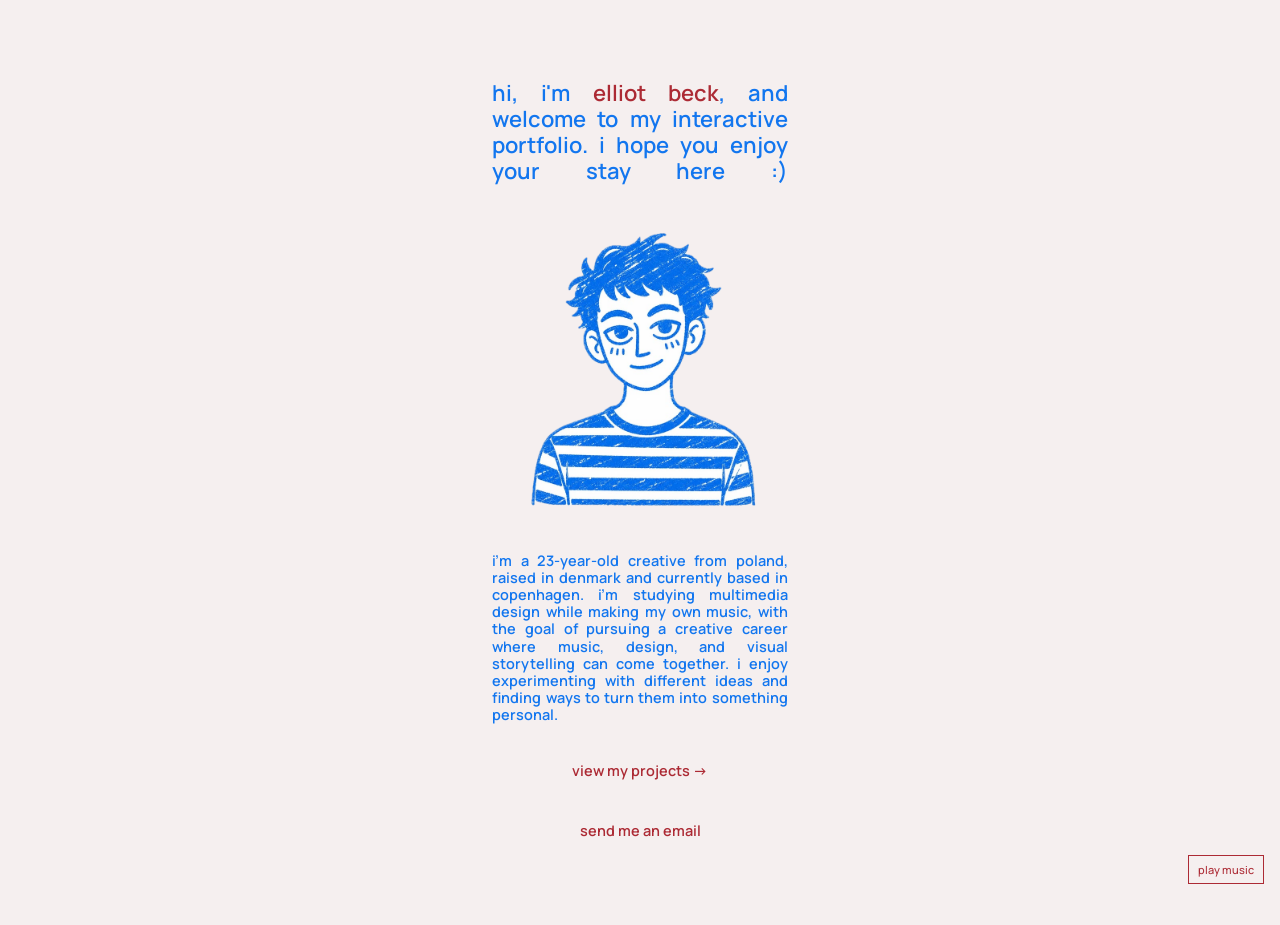
<file: index.html>
<!doctype html>
<html lang="en">
<head>
  <meta charset="utf-8">
  <meta name="viewport" content="width=device-width, initial-scale=1">
  <title>Elliot Beck · Portfolio</title>
  <meta name="description" content="Portfolio of Elliot Beck, multimedia design student based in Copenhagen. Branding, web, visual storytelling and music.">
  <link rel="icon" type="image/png" href="images/elliot-doodle.png">
  <link rel="preconnect" href="https://fonts.googleapis.com">
  <link rel="preconnect" href="https://fonts.gstatic.com" crossorigin>
  <link href="https://fonts.googleapis.com/css2?family=Manrope:wght@500;600&display=swap" rel="stylesheet">
  <link rel="stylesheet" href="css/style.css">
</head>
<body>
  <main class="page">

    <h1 class="title spread">
      hi, i'm <span class="red">elliot beck</span>, and welcome to my interactive portfolio. i hope you enjoy your stay here :)
    </h1>

    <figure class="slot square doodle" data-label="doodle of elliot">
      <img src="images/elliot-doodle.png" alt="A hand-drawn doodle of Elliot Beck"
           onload="this.parentNode.classList.add('loaded')" onerror="this.remove()">
    </figure>

    <div class="prose spread intro">
      <p>
        i’m a 23-year-old creative from poland, raised in denmark and currently 
        based in copenhagen. i’m studying multimedia design while making my own music, 
        with the goal of pursuing a creative career where music, design, and visual 
        storytelling can come together. i enjoy experimenting with different ideas 
        and finding ways to turn them into something personal.
      </p>
    </div>

    <button class="cta" type="button" data-open-menu>view my projects <span class="arrow">→</span></button>

    <a class="cta" href="mailto:contactelliotbeck@gmail.com">send me an email</a>

  </main>
  <script src="js/main.js"></script>
</body>
</html>
</file>
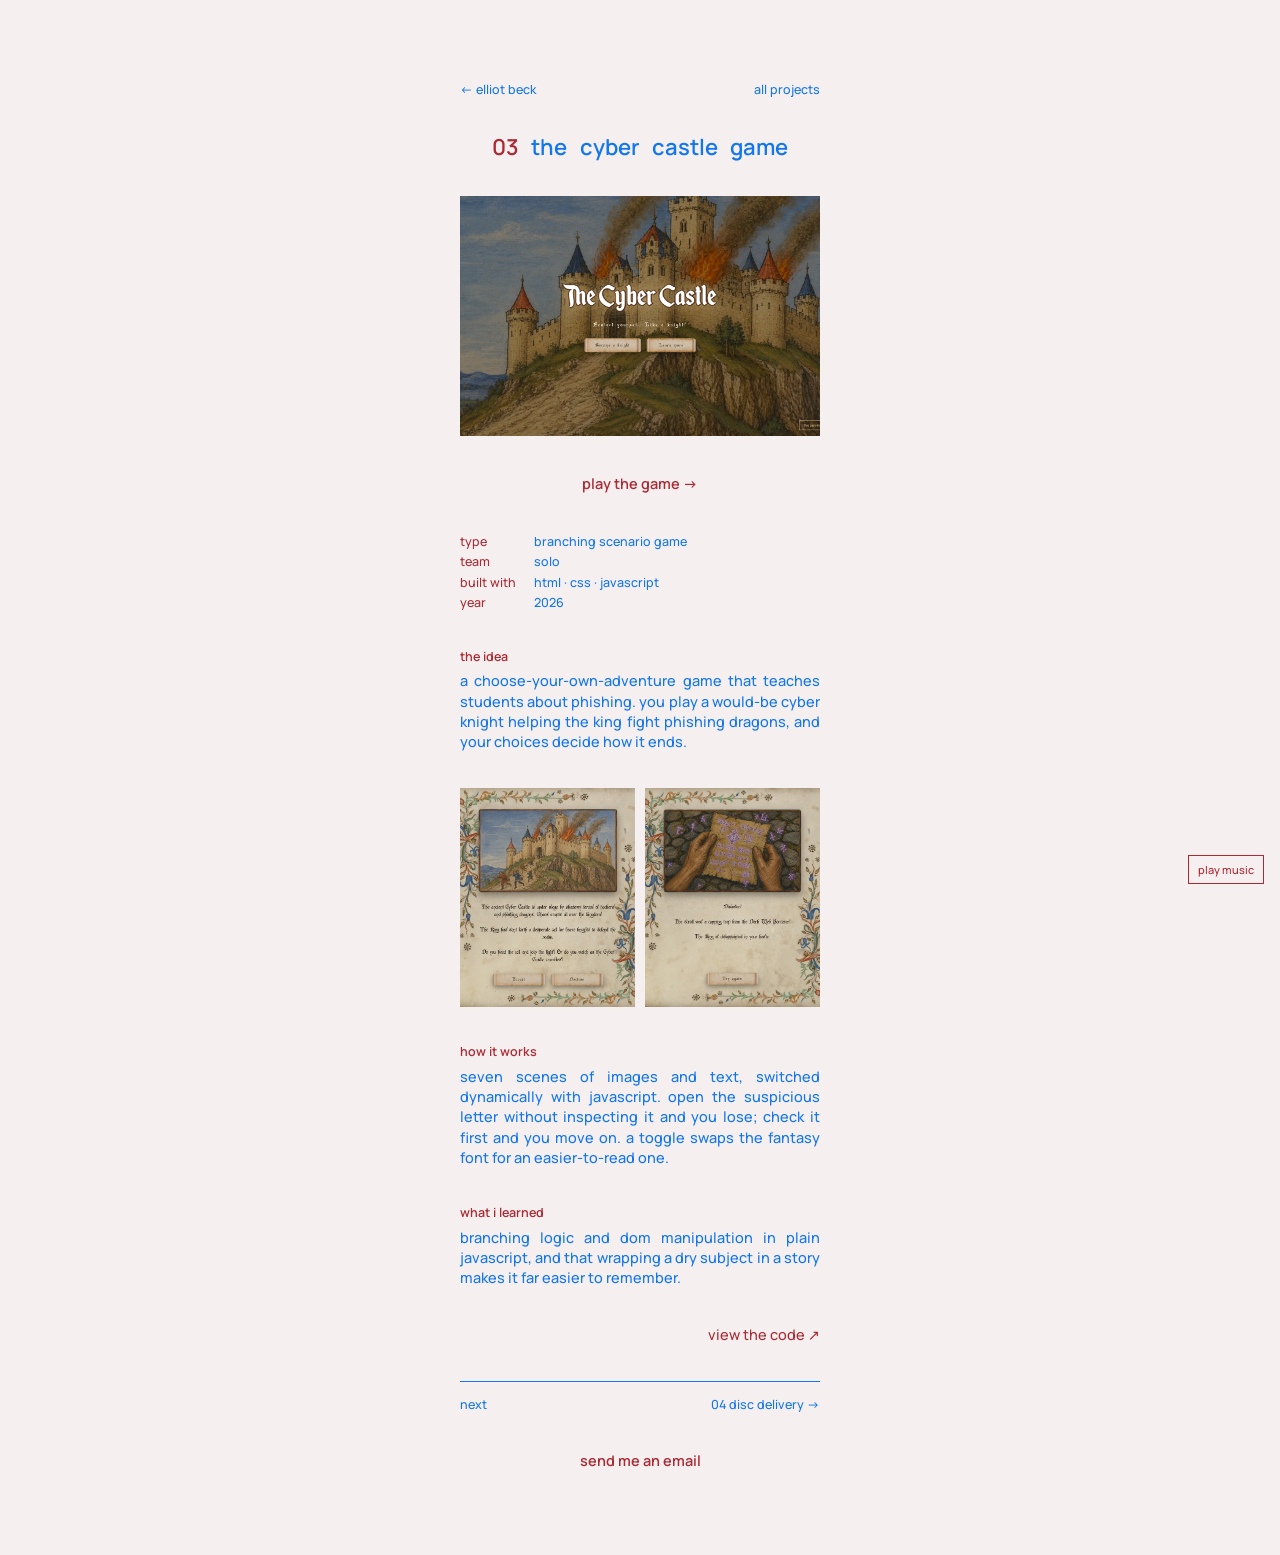
<file: cyber-castle.html>
<!doctype html>
<html lang="en">
<head>
  <meta charset="utf-8">
  <meta name="viewport" content="width=device-width, initial-scale=1">
  <title>The Cyber Castle · Elliot Beck</title>
  <meta name="description" content="The Cyber Castle, a branching JavaScript game that teaches students about phishing.">
  <link rel="icon" type="image/png" href="images/elliot-doodle.png">
  <link rel="preconnect" href="https://fonts.googleapis.com">
  <link rel="preconnect" href="https://fonts.gstatic.com" crossorigin>
  <link href="https://fonts.googleapis.com/css2?family=Manrope:wght@500;600&display=swap" rel="stylesheet">
  <link rel="stylesheet" href="css/style.css">
</head>
<body>
  <main class="page">

    <nav class="topbar">
      <a href="index.html">← elliot beck</a>
      <button type="button" data-open-menu>all projects</button>
    </nav>

    <h1 class="title spread"><span class="red">03</span> the cyber castle game</h1>

    <figure class="slot " data-label="game start screen">
      <img src="images/cybercastle-1.jpg" alt="game start screen"
           onload="this.parentNode.classList.add('loaded')" onerror="this.remove()">
    </figure>
     <div class="links">
      <a class="cta" href="cyber%20castle/index.html">play the game <span class="arrow">→</span></a>
    </div>

    <dl class="facts">
      <dt>type</dt><dd>branching scenario game</dd>
      <dt>team</dt><dd>solo</dd>
      <dt>built with</dt><dd>html · css · javascript</dd>
      <dt>year</dt><dd>2026</dd>
    </dl>

    <section class="section prose">
      <h2>the idea</h2>
      <p>a choose-your-own-adventure game that teaches students about phishing. you play a would-be cyber knight helping the king fight phishing dragons, and your choices decide how it ends.</p>
    </section>

    <div class="slot-pair">
      <figure class="slot tall" data-label="scene with choices">
      <img src="images/cybercastle-2.jpg" alt="a scene with choices"
           onload="this.parentNode.classList.add('loaded')" onerror="this.remove()">
    </figure>
      <figure class="slot tall" data-label="bad ending">
      <img src="images/cybercastle-3.jpg" alt="bad ending of the game"
           onload="this.parentNode.classList.add('loaded')" onerror="this.remove()">
    </figure>
    </div>

    <section class="section prose">
      <h2>how it works</h2>
      <p>seven scenes of images and text, switched dynamically with javascript. open the suspicious letter without inspecting it and you lose; check it first and you move on. a toggle swaps the fantasy font for an easier-to-read one.</p>
    </section>
    <section class="section prose">
      <h2>what i learned</h2>
      <p>branching logic and dom manipulation in plain javascript, and that wrapping a dry subject in a story makes it far easier to remember.</p>
    </section>

   <div class="links">
      <a class="u" href="https://github.com/luckynewleaf/cybercastle" target="_blank" rel="noopener">view the code ↗</a>
    </div>

    <nav class="next">
      <span>next</span>
      <a href="disc-delivery.html">04 disc delivery →</a>
    </nav>

    <a class="cta" href="mailto:contactelliotbeck@gmail.com">send me an email</a>

  </main>
  <script src="js/main.js"></script>
</body>
</html>
</file>
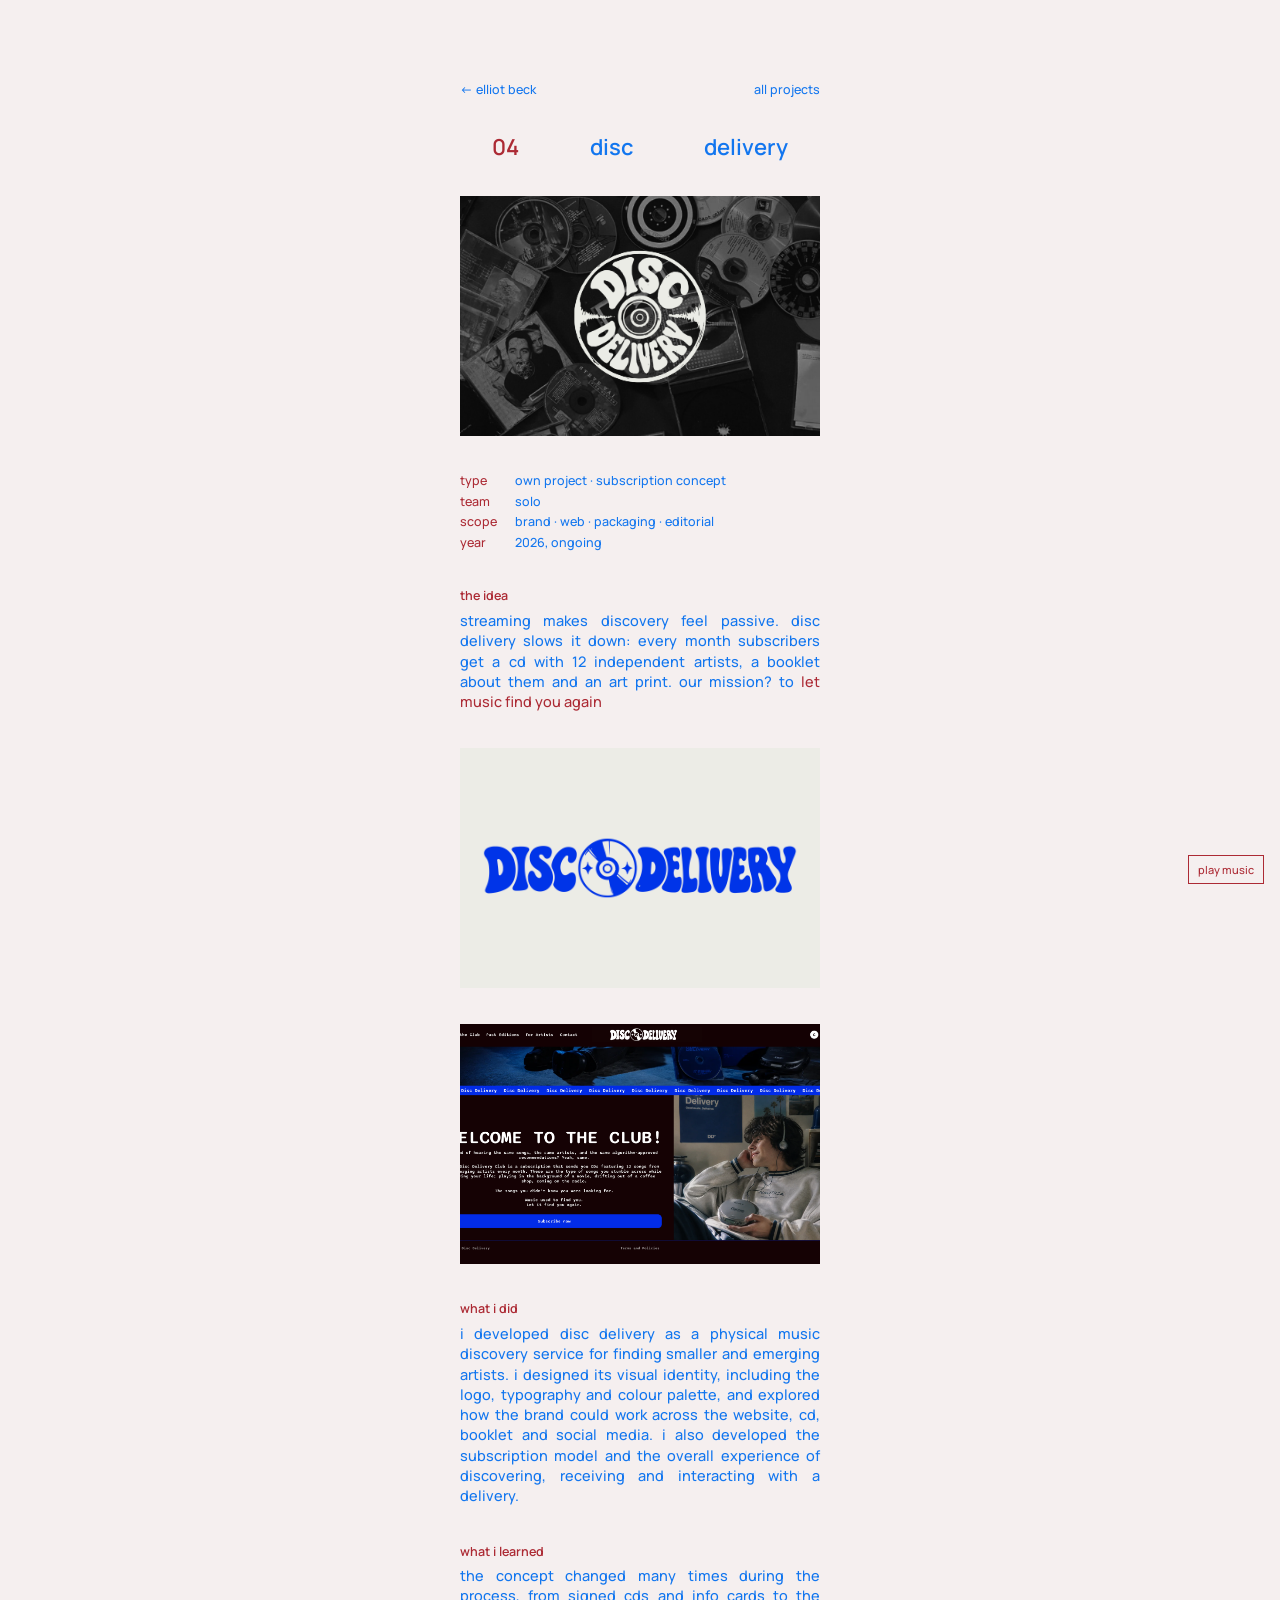
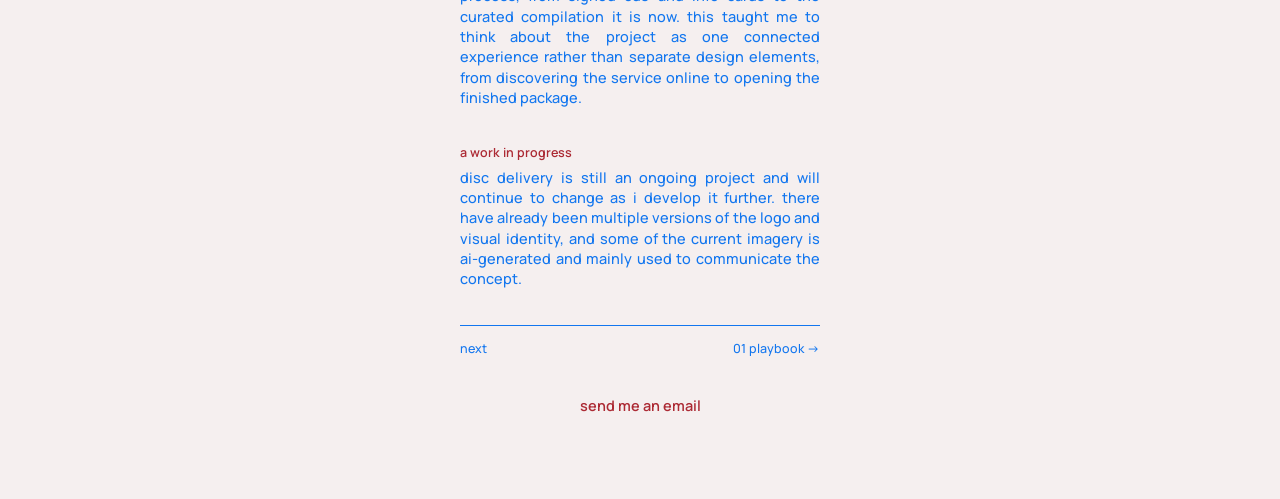
<file: disc-delivery.html>
<!doctype html>
<html lang="en">
<head>
  <meta charset="utf-8">
  <meta name="viewport" content="width=device-width, initial-scale=1">
  <title>Disc Delivery · Elliot Beck</title>
  <meta name="description" content="Disc Delivery, a monthly music discovery subscription on CD. Elliot Beck's own project.">
  <link rel="icon" type="image/png" href="images/elliot-doodle.png">
  <link rel="preconnect" href="https://fonts.googleapis.com">
  <link rel="preconnect" href="https://fonts.gstatic.com" crossorigin>
  <link href="https://fonts.googleapis.com/css2?family=Manrope:wght@500;600&display=swap" rel="stylesheet">
  <link rel="stylesheet" href="css/style.css">
</head>
<body>
  <main class="page">

    <nav class="topbar">
      <a href="index.html">← elliot beck</a>
      <button type="button" data-open-menu>all projects</button>
    </nav>

    <h1 class="title spread"><span class="red">04</span> disc delivery</h1>

    <figure class="slot " data-label="the box, cd and booklet (images/discdelivery-1.jpg)">
      <img src="images/discdelivery-2.png" alt="the box, cd and booklet"
           onload="this.parentNode.classList.add('loaded')" onerror="this.remove()">
    </figure>

    <dl class="facts">
      <dt>type</dt><dd>own project · subscription concept</dd>
      <dt>team</dt><dd>solo</dd>
      <dt>scope</dt><dd>brand · web · packaging · editorial</dd>
      <dt>year</dt><dd>2026, ongoing</dd>
    </dl>

    <section class="section prose">
      <h2>the idea</h2>
      <p>streaming makes discovery feel passive. disc delivery slows it down: every month subscribers get a cd with 12 independent artists, a booklet about them and an art print. our mission? to <span class="red">let music find you again</span></p>
    </section>

   <figure class="slot " data-label="the watermark">
      <img src="images/discdelivery-1.png" alt="the watermark of the disc delivery logo"
           onload="this.parentNode.classList.add('loaded')" onerror="this.remove()">
    </figure>

    <figure class="slot " data-label="website of disc delivery">
      <img src="images/discdelivery-3.png" alt="the disc delivery website"
           onload="this.parentNode.classList.add('loaded')" onerror="this.remove()">
    </figure>



    <section class="section prose">
      <h2>what i did</h2>
      <p>i developed disc delivery as a physical music discovery service for finding smaller and emerging artists. i designed its visual identity, including the logo, typography and colour palette, and explored how the brand could work across the website, cd, booklet and social media. i also developed the subscription model and the overall experience of discovering, receiving and interacting with a delivery.</p>
    </section>
    <section class="section prose">
      <h2>what i learned</h2>
      <p>the concept changed many times during the process, from signed cds and info cards to the curated compilation it is now. this taught me to think about the project as one connected experience rather than separate design elements, from discovering the service online to opening the finished package.</p>
    </section>
    <section class="section prose">
      <h2>a work in progress</h2>
      <p>disc delivery is still an ongoing project and will continue to change as i develop it further. there have already been multiple versions of the logo and visual identity, and some of the current imagery is ai-generated and mainly used to communicate the concept.</p>
    </section>


    <nav class="next">
      <span>next</span>
      <a href="playbook.html">01 playbook →</a>
    </nav>

    <a class="cta" href="mailto:contactelliotbeck@gmail.com">send me an email</a>

  </main>
  <script src="js/main.js"></script>
</body>
</html>
</file>
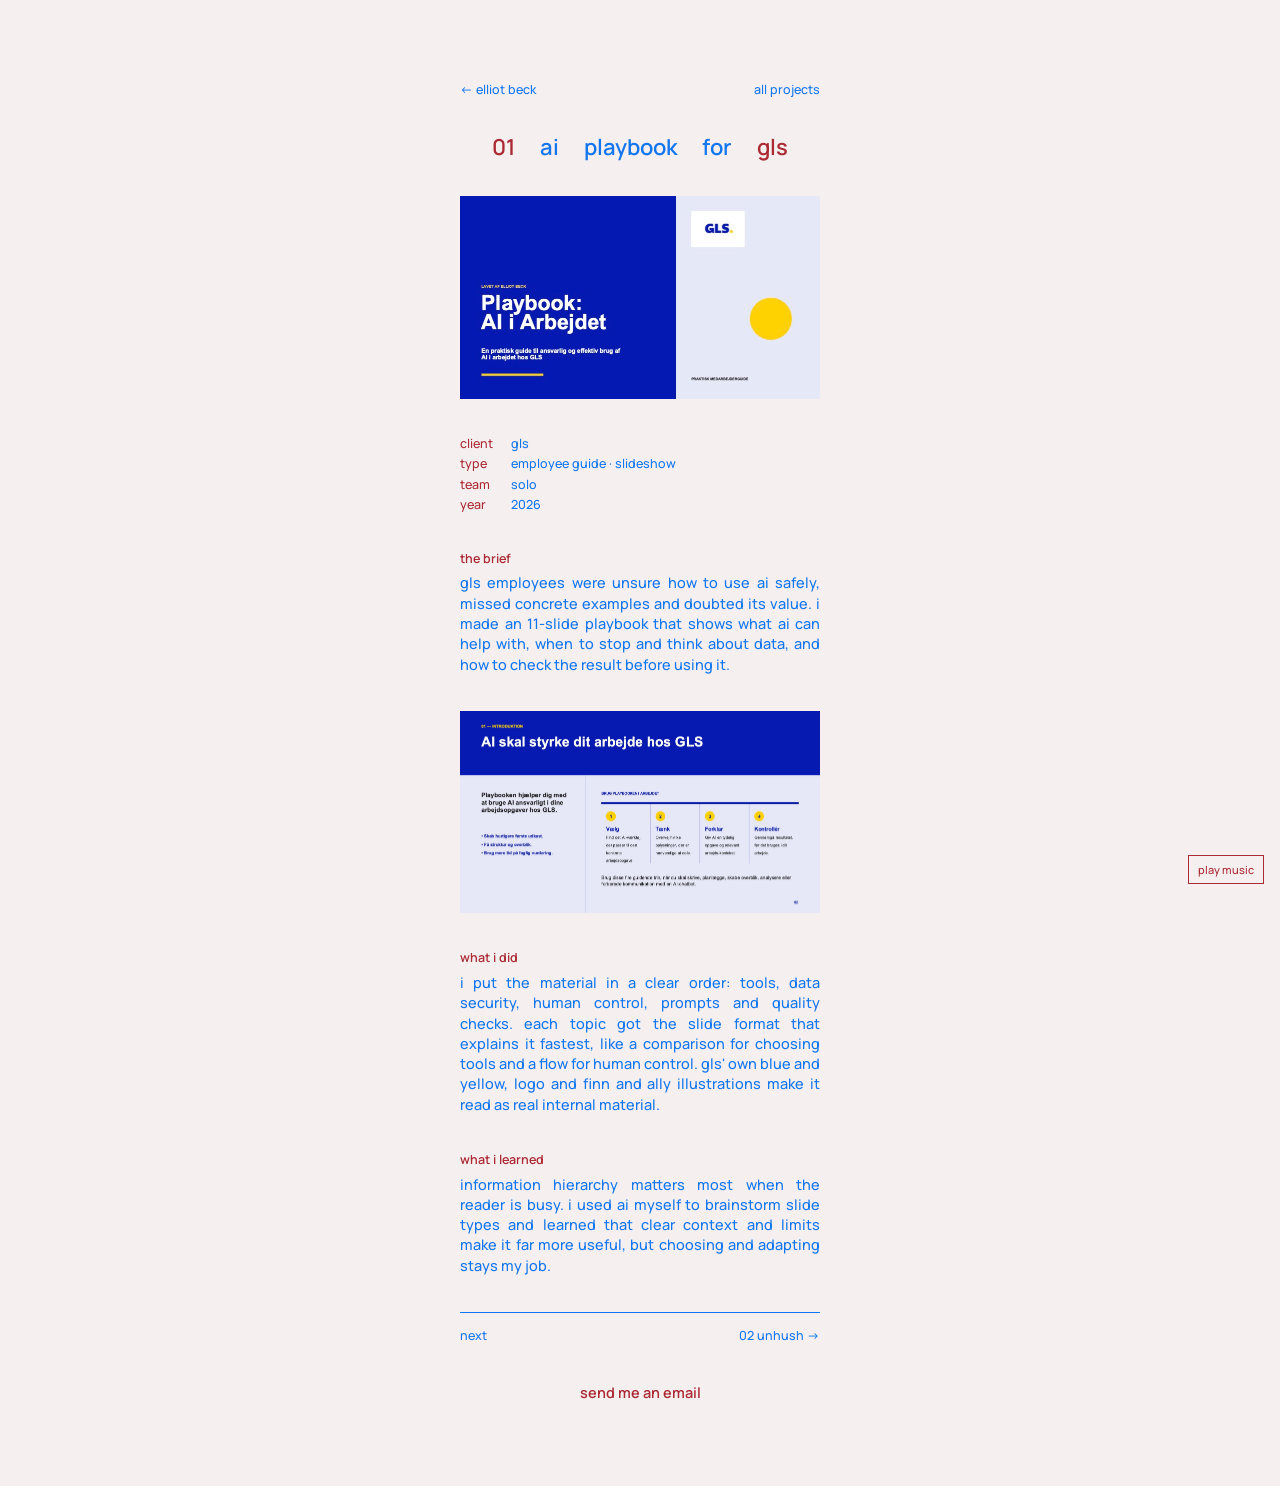
<file: playbook.html>
<!doctype html>
<html lang="en">
<head>
  <meta charset="utf-8">
  <meta name="viewport" content="width=device-width, initial-scale=1">
  <title>Playbook: AI at work · Elliot Beck</title>
  <meta name="description" content="An AI playbook for GLS employees, designed by Elliot Beck.">
  <link rel="icon" type="image/png" href="images/elliot-doodle.png">
  <link rel="preconnect" href="https://fonts.googleapis.com">
  <link rel="preconnect" href="https://fonts.gstatic.com" crossorigin>
  <link href="https://fonts.googleapis.com/css2?family=Manrope:wght@500;600&display=swap" rel="stylesheet">
  <link rel="stylesheet" href="css/style.css">
</head>
<body>
  <main class="page">

    <nav class="topbar">
      <a href="index.html">← elliot beck</a>
      <button type="button" data-open-menu>all projects</button>
    </nav>

    <h1 class="title spread"><span class="red">01</span> ai playbook for <span class="red">gls</span></h1>

    <figure class="slot playbook-slide" data-label="playbook cover slide">
      <img src="images/playbook-1.jpg" alt="playbook cover slide"
           onload="this.parentNode.classList.add('loaded')" onerror="this.remove()">
    </figure>

    <dl class="facts">
      <dt>client</dt><dd>gls</dd>
      <dt>type</dt><dd>employee guide · slideshow</dd>
      <dt>team</dt><dd>solo</dd>
      <dt>year</dt><dd>2026</dd>
    </dl>

    <section class="section prose">
      <h2>the brief</h2>
      <p>gls employees were unsure how to use ai safely, missed concrete examples and doubted its value. i made an 11-slide playbook that shows what ai can help with, when to stop and think about data, and how to check the result before using it.</p>
    </section>

    <figure class="slot playbook-slide" data-label="playbook slide">
      <img src="images/playbook-2.jpg" alt="playbook slide explaining four steps for using AI at work"
           onload="this.parentNode.classList.add('loaded')" onerror="this.remove()">
    </figure>

    <section class="section prose">
      <h2>what i did</h2>
      <p>i put the material in a clear order: tools, data security, human control, prompts and quality checks. each topic got the slide format that explains it fastest, like a comparison for choosing tools and a flow for human control. gls' own blue and yellow, logo and finn and ally illustrations make it read as real internal material.</p>
    </section>
    <section class="section prose">
      <h2>what i learned</h2>
      <p>information hierarchy matters most when the reader is busy. i used ai myself to brainstorm slide types and learned that clear context and limits make it far more useful, but choosing and adapting stays my job.</p>
    </section>


    <nav class="next">
      <span>next</span>
      <a href="unhush.html">02 unhush →</a>
    </nav>

    <a class="cta" href="mailto:contactelliotbeck@gmail.com">send me an email</a>
  </main>
  <script src="js/main.js"></script>
</body>
</html>
</file>
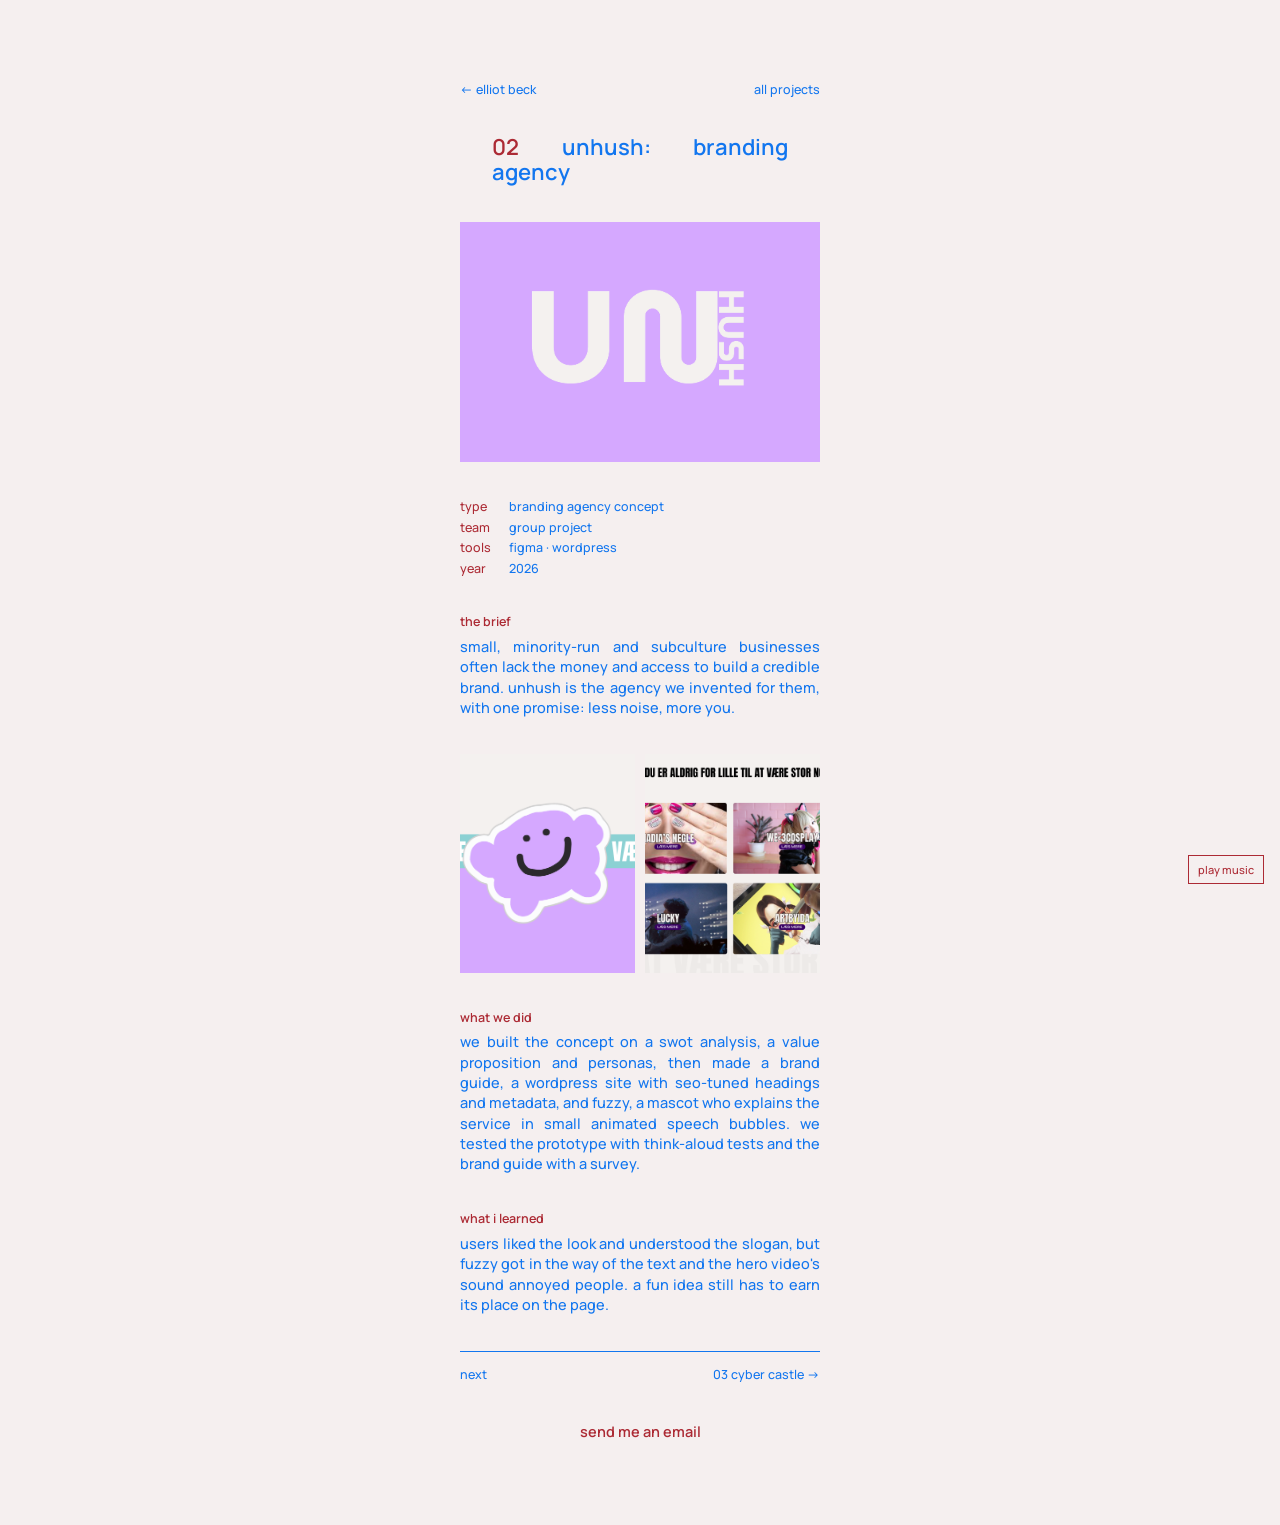
<file: unhush.html>
<!doctype html>
<html lang="en">
<head>
  <meta charset="utf-8">
  <meta name="viewport" content="width=device-width, initial-scale=1">
  <title>UNHUSH · Elliot Beck</title>
  <meta name="description" content="UNHUSH, a branding agency concept for small and subculture businesses. Group project.">
  <link rel="icon" type="image/png" href="images/elliot-doodle.png">
  <link rel="preconnect" href="https://fonts.googleapis.com">
  <link rel="preconnect" href="https://fonts.gstatic.com" crossorigin>
  <link href="https://fonts.googleapis.com/css2?family=Manrope:wght@500;600&display=swap" rel="stylesheet">
  <link rel="stylesheet" href="css/style.css">
</head>
<body>
  <main class="page">

    <nav class="topbar">
      <a href="index.html">← elliot beck</a>
      <button type="button" data-open-menu>all projects</button>
    </nav>

    <h1 class="title spread"><span class="red">02</span> unhush: branding agency</h1>

    <figure class="slot " data-label="unhush logo">
      <img src="images/unhush-1.jpg" alt="the unhush logo"
           onload="this.parentNode.classList.add('loaded')" onerror="this.remove()">
    </figure>

    <dl class="facts">
      <dt>type</dt><dd>branding agency concept</dd>
      <dt>team</dt><dd>group project</dd>
      <dt>tools</dt><dd>figma · wordpress</dd>
      <dt>year</dt><dd>2026</dd>
    </dl>

    <section class="section prose">
      <h2>the brief</h2>
      <p>small, minority-run and subculture businesses often lack the money and access to build a credible brand. unhush is the agency we invented for them, with one promise: less noise, more you.</p>
    </section>

    <div class="slot-pair">
      <figure class="slot tall" data-label="fuzzy the mascot">
      <img src="images/unhush-2.jpg" alt="fuzzy, the mascot"
           onload="this.parentNode.classList.add('loaded')" onerror="this.remove()">
    </figure>
      <figure class="slot tall" data-label="unhush website">
      <img src="images/unhush-3.jpg" alt="an image from the unhush website"
           onload="this.parentNode.classList.add('loaded')" onerror="this.remove()">
    </figure>
    </div>

    <section class="section prose">
      <h2>what we did</h2>
      <p>we built the concept on a swot analysis, a value proposition and personas, then made a brand guide, a wordpress site with seo-tuned headings and metadata, and fuzzy, a mascot who explains the service in small animated speech bubbles. we tested the prototype with think-aloud tests and the brand guide with a survey.</p>
    </section>
    <section class="section prose">
      <h2>what i learned</h2>
      <p>users liked the look and understood the slogan, but fuzzy got in the way of the text and the hero video's sound annoyed people. a fun idea still has to earn its place on the page.</p>
    </section>


    <nav class="next">
      <span>next</span>
      <a href="cyber-castle.html">03 cyber castle →</a>
    </nav>

    <a class="cta" href="mailto:contactelliotbeck@gmail.com">send me an email</a>

  </main>
  <script src="js/main.js"></script>
</body>
</html>
</file>
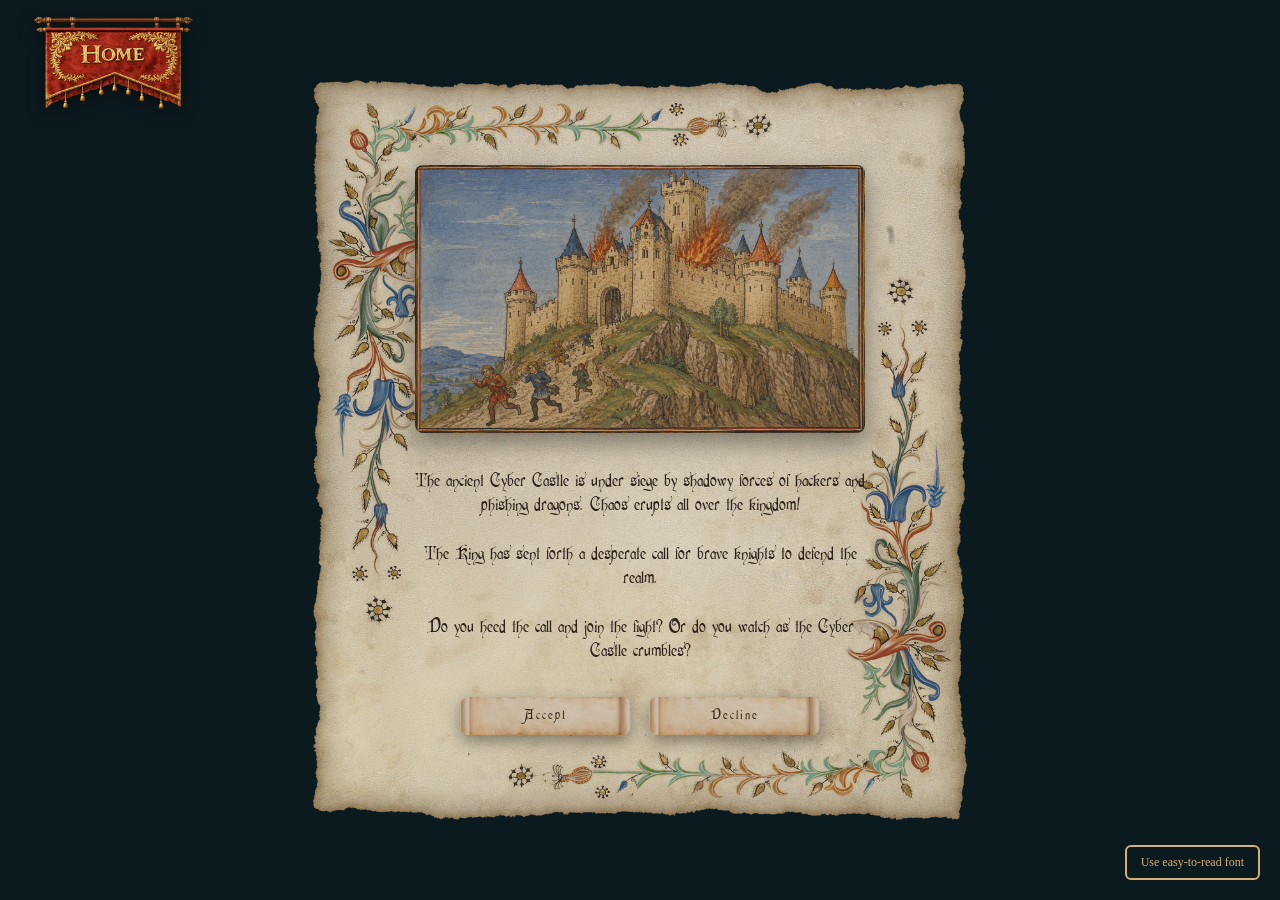
<file: cyber castle/knight.html>
<!DOCTYPE html>
<html lang="da">
<head>
    <meta charset="UTF-8">
    <meta name="viewport" content="width=device-width, initial-scale=1.0">
    <title>Knight's Quest • The Cyber Castle</title>
    <link rel="stylesheet" href="css/style.css">
    <link rel="icon" href="assets/favicon.png" type="image/png">
</head>
<body>
    <div class="knight-page">
        <div class="parchment-container">
            <div class="story-image">
                <img id="scene-image" src="assets/game1.png" alt="A distant medieval castle on fire with people running away.">
            </div>
            <div class="story-text">
                <p id="scene-text">The ancient Cyber Castle is under siege by shadowy forces of hackers and phishing dragons. The King has sent forth a desperate call for brave knights to defend the realm.<br><br>Do you heed the call and join the fight?</p>
            </div>
            <div id="scene-buttons" class="story-buttons"></div>
        </div>
    </div>
<div class="home-button">
    <button type="button" onclick="window.location.href='index.html'">
        <img src="assets/home.png" alt="Home">
    </button>
</div>
    <button type="button" class="font-toggle" aria-pressed="false" onclick="toggleFont()">Use easy-to-read font</button>

    <script>
        function applyFontPreference() {
            const preference = localStorage.getItem('fontPreference');
            const button = document.querySelector('.font-toggle');
            if (preference === 'times-new-roman') {
                document.body.classList.add('times-new-roman');
                if (button) {
                    button.textContent = 'Use fantasy font';
                    button.setAttribute('aria-pressed', 'true');
                }
            } else if (button) {
                button.setAttribute('aria-pressed', 'false');
            }
        }

        function toggleFont() {
            const button = document.querySelector('.font-toggle');
            document.body.classList.toggle('times-new-roman');
            if (document.body.classList.contains('times-new-roman')) {
                if (button) {
                    button.textContent = 'Use fantasy font';
                    button.setAttribute('aria-pressed', 'true');
                }
                localStorage.setItem('fontPreference', 'times-new-roman');
            } else {
                if (button) {
                    button.textContent = 'Use easy-to-read font';
                    button.setAttribute('aria-pressed', 'false');
                }
                localStorage.setItem('fontPreference', 'cardinal');
            }
        }
        if (document.readyState === 'loading') {
            document.addEventListener('DOMContentLoaded', applyFontPreference);
        } else {
            applyFontPreference();
        }

        const sceneAlts = {
            "assets/game1.png": "A distant medieval castle on fire with people running away.",
            "assets/game2.png": "A distant castle in rubble at night.",
            "assets/game3.png": "A close-up of the leg of an owl with a rolled up piece of paper tied to its leg.",
            "assets/game4.png": "An open piece of paper with mysterious purple glowing letters.",
            "assets/game5.png": "An open piece of paper with mysterious purple glowing letters.",
            "assets/game6.png": "The hand of a king on the left and the hand of you, the object, on the right, about to shake hands. There’s a group of guards in the background.",
            "assets/game7.png": "A distant medieval castle on fire. There’s a knight standing with their sword, looking up at it."
        };

        const scenes = {
            start: { image: "assets/game1.png", text: "The ancient Cyber Castle is under siege by shadowy forces of hackers and phishing dragons. Chaos erupts all over the kingdom!<br><br>The King has sent forth a desperate call for brave knights to defend the realm.<br><br>Do you heed the call and join the fight? Or do you watch as the Cyber Castle crumbles?", buttons: [{ text: "Accept", next: "accept" }, { text: "Decline", next: "decline" }] },
            decline: { image: "assets/game2.png", text: "A heavy sigh echoes through the halls.<br><br>Without your aid, the castle walls crumble under the dark tide. You remain exposed, vulnerable to the phishing beasts.", buttons: [{ text: "Return home", next: "home" }] },
            accept: { image: "assets/game3.png", text: "The King’s eyes light up with hope.<br><br>“A true knight has answered!” He bids that you await a formal summons delivered by royal owl.<br><br>The next dawn, a majestic owl perches on a nearby fence, a sealed scroll tied to its leg.<br><br>What do you do?", buttons: [{ text: "Open the letter", next: "open" }, { text: "Inspect it", next: "inspect" }] },
            open: { image: "assets/game4.png", text: "Disaster!<br><br>The scroll was a cunning trap from the Dark Web Sorcerer!<br><br>The King is disappointed in your haste.", buttons: [{ text: "Try again", next: "start" }]},
            inspect: { image: "assets/game5.png", text: "Huzzah!<br><br>You carefully examine the scroll and discover it's was plagued with a harmless phishing attack.<br><br>It was a ruse sent from the King himself to test you - and you passed. He is very impressed by your vigilance and urges you to continue forth.", buttons: [{ text: "Continue", next: "email" }] },
            email: { image: "assets/game6.png", text: "Excellent!<br><br>To officially join the Cyber Knights and receive your weekly scrolls (our course), please enter your email address below.", isEmailForm: true },
            success: { image: "assets/game7.png", text: "The oath is sworn!<br><br>You are now a proud member of the Cyber Knights.<br><br>Expect weekly mails filled with powerful knowledge.", buttons: [{ text: "Return home", next: "home" }] }
        };

        function renderScene(key) {
            const scene = scenes[key];
            const sceneImage = document.getElementById("scene-image");
            sceneImage.src = scene.image;
            sceneImage.alt = sceneAlts[scene.image] || "Knight story scene.";
            document.getElementById("scene-text").innerHTML = scene.text;

            const btnDiv = document.getElementById("scene-buttons");
            btnDiv.innerHTML = "";

            if (scene.isEmailForm) {
                btnDiv.innerHTML = `
                    <input type="email" id="email-input" placeholder="your@email.com" 
                           style="padding:14px 20px; font-size:1.1rem; width:100%; max-width:380px; border-radius:8px; border:3px solid #8b5a2b; margin-bottom:1rem;">
                    <button id="continue-btn" class="btn-primary" style="opacity:0.5; pointer-events:none;">Continue</button>
                `;
                const input = document.getElementById("email-input");
                const btn = document.getElementById("continue-btn");
                input.oninput = () => {
                    if (input.value.length >= 5 && input.value.includes("@")) {
                        btn.style.opacity = "1";
                        btn.style.pointerEvents = "all";
                        btn.onclick = () => renderScene("success");
                    }
                };
            } else {
                scene.buttons.forEach(b => {
                    const button = document.createElement("button");
                    button.textContent = b.text;
                    button.className = "btn-primary";
                    button.onclick = () => (b.next === "home") ? window.location.href = "index.html" : renderScene(b.next);
                    btnDiv.appendChild(button);
                });
            }
        }

        window.onload = () => renderScene("start");
    </script>
</body>
</html>
</file>
<file: css/style.css>
:root {
  --bg: #F5EFEF;
  --primary: #1276EF;
  --yellow: #F3E6A2;
  --red: #AC2A34;
  --col: min(360px, calc(100vw - 40px));
  --gap: clamp(48px, 9vh, 88px);
}

* { box-sizing: border-box; margin: 0; padding: 0; }

html { background: var(--bg); }

body {
  background: var(--bg);
  color: var(--primary);
  font-family: "Manrope", system-ui, sans-serif;
  font-weight: 500;
  font-size: 14.5px;
  line-height: 1.4;
  -webkit-font-smoothing: antialiased;
  animation: fade-in .7s ease both;
}

::selection { background: var(--yellow); color: var(--red); }

a { color: inherit; text-decoration: none; }

img { display: block; max-width: 100%; }

.page {
  width: var(--col);
  margin: 0 auto;
  padding: var(--gap) 0;
  display: flex;
  flex-direction: column;
  gap: 36px;
}

.spread {
  text-align: justify;
  text-align-last: justify;
  hyphens: none;
}

.title {
  font-size: clamp(19px, 2.2vw, 22px);
  font-weight: 600;
  line-height: 1.18;
  width: 82%;
  margin: 0 auto;
}

.red { color: var(--red); }

.prose p {
  text-align: justify;
  hyphens: none;
}

.prose p + p { margin-top: 1em; }

.prose.spread p { text-align-last: justify; }

.intro {
  font-size: 14.5px;
  font-weight: 600;
  line-height: 1.18;
  width: 82%;
  margin: 0 auto;
}

/* ---------- image slots ----------
   each slot shows a yellow placeholder until its image exists */

.slot {
  position: relative;
  background: var(--yellow);
  aspect-ratio: 3 / 2;
  overflow: hidden;
}

.slot.square { aspect-ratio: 1 / 1; width: 82%; margin: 0 auto; }
.slot.tall { aspect-ratio: 4 / 5; }
.slot.playbook-slide { aspect-ratio: 16 / 9; }

.slot::after {
  content: attr(data-label);
  position: absolute;
  inset: 0;
  display: grid;
  place-items: center;
  padding: 16px;
  text-align: center;
  font-size: 12px;
  color: var(--red);
  opacity: .8;
}

.slot img {
  position: relative;
  z-index: 1;
  width: 100%;
  height: 100%;
  object-fit: cover;
}

.slot.loaded { background: none; }
.slot.loaded::after { display: none; }
.slot.doodle img { object-fit: contain; }

.slot-pair {
  display: grid;
  grid-template-columns: 1fr 1fr;
  gap: 10px;
}

.cta {
  align-self: center;
  font: inherit;
  font-weight: 600;
  color: var(--red);
  background: none;
  border: 0;
  cursor: pointer;
  padding: 2px 6px;
  transition: background .25s ease;
}

.cta:hover, .cta:focus-visible { background: var(--yellow); outline: none; }

.cta .arrow { display: inline-block; transition: transform .25s ease; }
.cta:hover .arrow { transform: translateX(4px); }

.u {
  color: var(--red);
  background-image: linear-gradient(var(--yellow), var(--yellow));
  background-size: 100% 0;
  background-position: 0 100%;
  background-repeat: no-repeat;
  transition: background-size .25s ease;
}

.u:hover { background-size: 100% 100%; }

.topbar {
  display: flex;
  justify-content: space-between;
  font-size: 12.5px;
}

.topbar button {
  font: inherit;
  color: inherit;
  background: none;
  border: 0;
  cursor: pointer;
}

.topbar a:hover, .topbar button:hover { color: var(--red); }

.facts {
  display: grid;
  grid-template-columns: auto 1fr;
  column-gap: 18px;
  row-gap: 3px;
  font-size: 12.5px;
}

.facts dt { color: var(--red); }

.section h2 {
  font-size: 12.5px;
  font-weight: 600;
  color: var(--red);
  margin-bottom: 6px;
}

.links {
  display: flex;
  flex-direction: column;
  align-items: center;
  gap: 12px;
}

.links .u { align-self: flex-end; }

.next {
  border-top: 1px solid currentColor;
  padding-top: 14px;
  display: flex;
  justify-content: space-between;
  font-size: 12.5px;
}

.next a:hover { color: var(--red); }

footer {
  font-size: 11.5px;
  opacity: .7;
}

dialog.menu {
  margin: auto;
  width: min(420px, calc(100vw - 32px));
  background: var(--bg);
  color: var(--primary);
  border: 1px solid var(--primary);
  padding: 28px 26px 22px;
}

dialog.menu::backdrop {
  background: rgba(245, 239, 239, .75);
  backdrop-filter: blur(3px);
}

dialog.menu[open] { animation: pop .35s ease both; }

.menu-head {
  display: flex;
  justify-content: space-between;
  font-size: 12.5px;
  color: var(--red);
  margin-bottom: 18px;
}

.menu-head button {
  font: inherit;
  color: inherit;
  background: none;
  border: 0;
  cursor: pointer;
}

.menu ol { list-style: none; }

.menu li a {
  display: grid;
  grid-template-columns: 32px 1fr auto;
  align-items: baseline;
  padding: 10px 4px;
  border-top: 1px solid rgba(18, 118, 239, .25);
  transition: background .2s ease, color .2s ease;
}

.menu li:last-child a { border-bottom: 1px solid rgba(18, 118, 239, .25); }

.menu .num { font-size: 12px; }
.menu .name { font-size: 18px; font-weight: 600; }
.menu .tag { font-size: 12px; }

.menu li a:hover, .menu li a:focus-visible {
  background: var(--yellow);
  color: var(--red);
  outline: none;
}

@keyframes fade-in { from { opacity: 0; transform: translateY(6px); } }
@keyframes pop { from { opacity: 0; transform: translateY(8px) scale(.98); } }

@media (prefers-reduced-motion: reduce) {
  * { animation: none !important; transition: none !important; }
}

.music-toggle {
  position: fixed;
  right: 16px;
  bottom: 16px;
  z-index: 1001;
  padding: 6px 9px;
  border: 1px solid var(--red);
  background: var(--bg);
  color: var(--red);
  font: inherit;
  font-size: 11px;
  font-family: "Manrope", system-ui, sans-serif;
  font-weight: 500;
  cursor: pointer;
}

.music-toggle:hover,
.music-toggle:focus-visible {
  background: var(--yellow);
  outline: none;
}
</file>
<file: cyber castle/css/style.css>
@font-face {
  font-family: "Cardinal";
  src: url("../assets/fonts/Cardinal.ttf") format("truetype");
  font-weight: normal;
  font-style: normal;
}
@font-face {
  font-family: "Cardinal";
  src: url("../assets/fonts/Cardinal-Alternate.ttf") format("truetype");
  font-weight: bold;
  font-style: normal;
}
.story-text {
  font-family: "Cardinal", Georgia, "Times New Roman", serif;
  color: #2c211b;
}

* {
  margin: 0;
  padding: 0;
  box-sizing: border-box;
}

body {
  font-family: "Cardinal", system-ui, -apple-system, BlinkMacSystemFont, "Segoe UI", Roboto, sans-serif;
  background: #0b1a1f;
  color: #f0e6d2;
  min-height: 100%;
  line-height: 1.55;
  overflow-x: hidden;
  width: 100vw;
  transform-origin: top center;
  transform: scale(1);
}

.hero {
  height: 100vh;
  width: 100vw;
  position: relative;
  display: flex;
  align-items: center;
  justify-content: center;
  text-align: center;
  overflow: hidden;
}

.background-video {
  position: absolute;
  top: 0;
  left: 0;
  width: 100%;
  height: 100%;
  -o-object-fit: cover;
  object-fit: cover;
  z-index: 1;
  filter: brightness(0.65);
}

.content {
  position: relative;
  z-index: 2;
  width: 720px;
  padding: 2rem;
  margin: 0 auto;
  text-align: center;
}

.logo {
  height: 110px;
  width: auto;
  margin: 0 auto 1.5rem;
  filter: drop-shadow(0 0 25px rgba(212, 175, 119, 0.6));
}

.slogan {
  font-family: "Cardinal", Georgia, serif;
  font-weight: bold;
  font-size: 18px;
  color: #f0e6d2;
  margin-bottom: 2rem;
  letter-spacing: 4px;
}

.buttons {
  display: flex;
  gap: 1.2rem;
  justify-content: center;
  flex-wrap: wrap;
}

.btn-primary,
.btn-secondary {
  font-family: "Cardinal", Georgia, serif;
  background: url("../assets/buttons.png") center/cover no-repeat;
  padding: 14px 38px;
  font-size: 16px;
  font-weight: bold;
  color: #3c2f1e;
  border: none;
  border-radius: 8px;
  cursor: pointer;
  transition: all 0.3s ease;
  text-transform: none;
  letter-spacing: 2px;
  box-shadow: 0 8px 20px rgba(0, 0, 0, 0.35);
  position: relative;
  overflow: hidden;
  min-width: 170px;
  display: inline-flex;
  justify-content: center;
  align-items: center;
  text-align: center;
  white-space: normal;
}

.btn-primary:hover,
.btn-secondary:hover {
  transform: translateY(-4px) scale(1.04);
  box-shadow: 0 12px 28px rgba(0, 0, 0, 0.4);
}

.btn-primary::before,
.btn-secondary::before {
  content: "";
  position: absolute;
  top: 0;
  left: 0;
  width: 100%;
  height: 100%;
  background: rgba(60, 47, 30, 0.22);
  pointer-events: none;
}

.modal {
  position: fixed;
  inset: 0;
  background: rgba(11, 26, 31, 0.95);
  display: flex;
  align-items: center;
  justify-content: center;
  z-index: 1000;
}

.modal.hidden {
  display: none !important;
}

.modal-content {
  background: #1e2a2f;
  border: 6px solid #d4af77;
  border-radius: 16px;
  max-width: 620px;
  width: 90%;
  padding: 3rem 2.5rem;
  color: #f0e6d2;
  position: relative;
  box-shadow: 0 0 60px #d4af77;
}

.close-btn {
  position: absolute;
  top: 20px;
  right: 25px;
  font-size: 2.2rem;
  background: none;
  border: none;
  color: #d4af77;
  cursor: pointer;
}

.modal-text {
  font-family: "Cardinal", Georgia, serif;
  font-weight: bold;
  font-size: 18px;
  line-height: 1.6;
  margin-bottom: 2.5rem;
}

.choices button {
  font-family: "Cardinal", Georgia, serif;
  font-weight: bold;
  width: 100%;
  padding: 1.2rem;
  margin-bottom: 1rem;
  font-size: 16px;
  background: #d4af77;
  color: #0b1a1f;
  border: none;
  border-radius: 6px;
  cursor: pointer;
}

.knight-page {
  min-height: 100vh;
  background: #0b1a1f;
  display: flex;
  align-items: center;
  justify-content: center;
  padding: 2rem 1rem;
}

.parchment-container {
  width: 860px;
  min-height: 740px;
  background: url("../assets/story_bg.png") center top/contain no-repeat;
  background-color: #0b1a1f;
  border: none;
  box-shadow: none;
  position: relative;
  overflow: hidden;
  flex-shrink: 0;
  padding: 110px 28px 50px;
}

.story-image {
  position: absolute;
  top: 85px;
  left: 50%;
  transform: translateX(-50%);
  width: 450px;
  height: 268px;
  border-radius: 8px;
  overflow: hidden;
  box-shadow: 0 10px 25px rgba(0, 0, 0, 0.4);
}

.story-image img {
  width: 100%;
  height: 100%;
  -o-object-fit: cover;
  object-fit: cover;
}

.story-text {
  position: absolute;
  top: 390px;
  left: 50%;
  transform: translateX(-50%);
  width: 450px;
  color: #2c211b;
  font-size: 18px;
  line-height: 1.35;
  text-align: center;
}

.story-buttons {
  position: absolute;
  bottom: 85px;
  left: 50%;
  transform: translateX(-50%);
  display: flex;
  gap: 1.2rem;
  justify-content: center;
  flex-wrap: wrap;
}

.story-buttons button {
  font-family: "Cardinal", Georgia, serif;
  background: url("../assets/buttons.png") center/cover no-repeat;
  padding: 10px 32px;
  font-size: 14px;
  font-weight: bold;
  color: #3c2f1e;
  border: none;
  border-radius: 8px;
  cursor: pointer;
  box-shadow: 0 6px 16px rgba(0, 0, 0, 0.4);
}

.story-buttons button:hover {
  transform: translateY(-3px) scale(1.04);
}

.home-button {
  position: absolute;
  top: 15px;
  left: 5px;
  z-index: 30;
  background: transparent !important;
}

.home-button button {
  border: none;
  padding: 0;
  margin: 0;
  background: transparent !important;
  background-color: transparent !important;
  background-image: none !important;
  cursor: pointer;
  display: inline-flex;
  align-items: center;
  -moz-appearance: none;
       appearance: none;
  -webkit-appearance: none;
  -webkit-tap-highlight-color: transparent;
}

.home-button button:focus,
.home-button button:active {
  outline: none;
  background: transparent !important;
  background-color: transparent !important;
}

.home-button button::-moz-focus-inner {
  border: 0;
}

.home-button img {
  width: 220px;
  height: auto;
  display: block;
  background: transparent;
  filter: drop-shadow(0 4px 8px rgba(0, 0, 0, 0.5));
  transition: all 0.3s ease;
}

.home-button button:hover img,
.home-button img:hover {
  transform: scale(1.05);
}

.font-toggle {
  position: fixed;
  bottom: 20px;
  right: 20px;
  background: none;
  border: 2px solid #d4af77;
  color: #d4af77;
  padding: 8px 14px;
  font-size: 12px;
  cursor: pointer;
  border-radius: 6px;
  font-family: "Times New Roman", serif;
  z-index: 999;
  transition: all 0.3s ease;
}

.font-toggle:hover {
  background: #d4af77;
  color: #0b1a1f;
}

body.times-new-roman {
  font-family: "Times New Roman", Georgia, serif;
}

body.times-new-roman .story-text,
body.times-new-roman .slogan,
body.times-new-roman .btn-primary,
body.times-new-roman .btn-secondary,
body.times-new-roman .modal-text,
body.times-new-roman .story-buttons button,
body.times-new-roman .choices button,
body.times-new-roman .main-question,
body.times-new-roman .column p,
body.times-new-roman .book-content body.times-new-roman .toc-header,
body.times-new-roman .toc-item,
body.times-new-roman .back-button body.times-new-roman .toc-list body.times-new-roman .content-right body.times-new-roman .content-photo body.times-new-roman .home-button img body.times-new-roman .book-content body.times-new-roman .modal-content {
  font-family: "Times New Roman", Georgia, serif;
  font-weight: normal;
}

.learn-page {
  min-height: 100vh;
  background: #0b1a1f;
  display: flex;
  align-items: center;
  justify-content: center;
  padding: 2rem 1rem;
  position: relative;
  overflow: hidden;
}

.book-container {
  width: 980px;
  min-height: 630px;
  height: auto;
  background: url("../assets/book.png") center/contain no-repeat;
  position: relative;
  padding: 90px 60px;
}

.book-content {
  color: #2c211b;
  font-family: "Cardinal", Georgia, "Times New Roman", serif;
}

.main-question {
  font-family: "Cardinal", Georgia, serif;
  font-weight: bold;
  font-size: 20px;
  color: #3c2f1e;
  text-align: left;
  margin-bottom: 2.5rem;
}

.two-columns {
  display: flex;
  gap: 110px;
  align-items: flex-start;
}

.column {
  flex: 1;
  display: flex;
  flex-direction: column;
}

.column p {
  font-size: 16px;
  line-height: 1.75;
  margin-bottom: 1.5rem;
}

.column:first-child {
  margin-top: 10px;
  margin-left: 50px;
}

.column:last-child {
  margin-top: 10px;
  margin-left: -40px;
}

.book-view {
  display: block;
}

.book-view.hidden {
  display: none;
}

.toc-header {
  font-family: "Cardinal", Georgia, serif;
  font-weight: bold;
  font-size: 20px;
  color: #3c2f1e;
  margin-bottom: 1.5rem;
  text-align: left;
}

.toc-list {
  display: flex;
  flex-direction: column;
  gap: 1rem;
}

.toc-item {
  font-family: "Cardinal", Georgia, serif;
  font-size: 16px;
  color: #3c2f1e;
  background: rgba(212, 175, 119, 0.15);
  width: 85%;
  border: 2px solid #8b5a2b;
  padding: 12px 20px;
  border-radius: 6px;
  cursor: pointer;
  transition: all 0.3s ease;
  text-align: left;
  font-weight: normal;
}

.toc-item:hover {
  background: rgba(212, 175, 119, 0.3);
  border-color: #d4af77;
  transform: translateX(4px);
}

.content-right {
  display: flex;
  flex-direction: column;
  align-items: center;
  gap: 1.5rem;
}

.content-photo {
  width: 100%;
  max-width: 320px;
  height: 190px;
  margin: 15px 0 25px 0;
  border-radius: 8px;
  overflow: hidden;
  box-shadow: 0 10px 25px rgba(0, 0, 0, 0.3);
  align-self: flex-start;
}

.content-photo img {
  width: 100%;
  height: 100%;
  -o-object-fit: cover;
     object-fit: cover;
  -o-object-position: left center;
     object-position: left center;
}

.back-button {
  font-family: "Cardinal", Georgia, serif;
  background: rgba(212, 175, 119, 0.2);
  border: 2px solid #8b5a2b;
  color: #3c2f1e;
  padding: 10px 14px;
  font-size: 14px;
  border-radius: 6px;
  cursor: pointer;
  transition: all 0.3s ease;
  align-self: flex-start;
}

.back-button:hover {
  background: rgba(212, 175, 119, 0.35);
  border-color: #d4af77;
  transform: translateX(-3px);
}

@media (max-width: 1050px) {
  body {
    width: 1050px;
    transform: scale(0.0952380952vw);
  }
}/*# sourceMappingURL=style.css.map */
</file>
